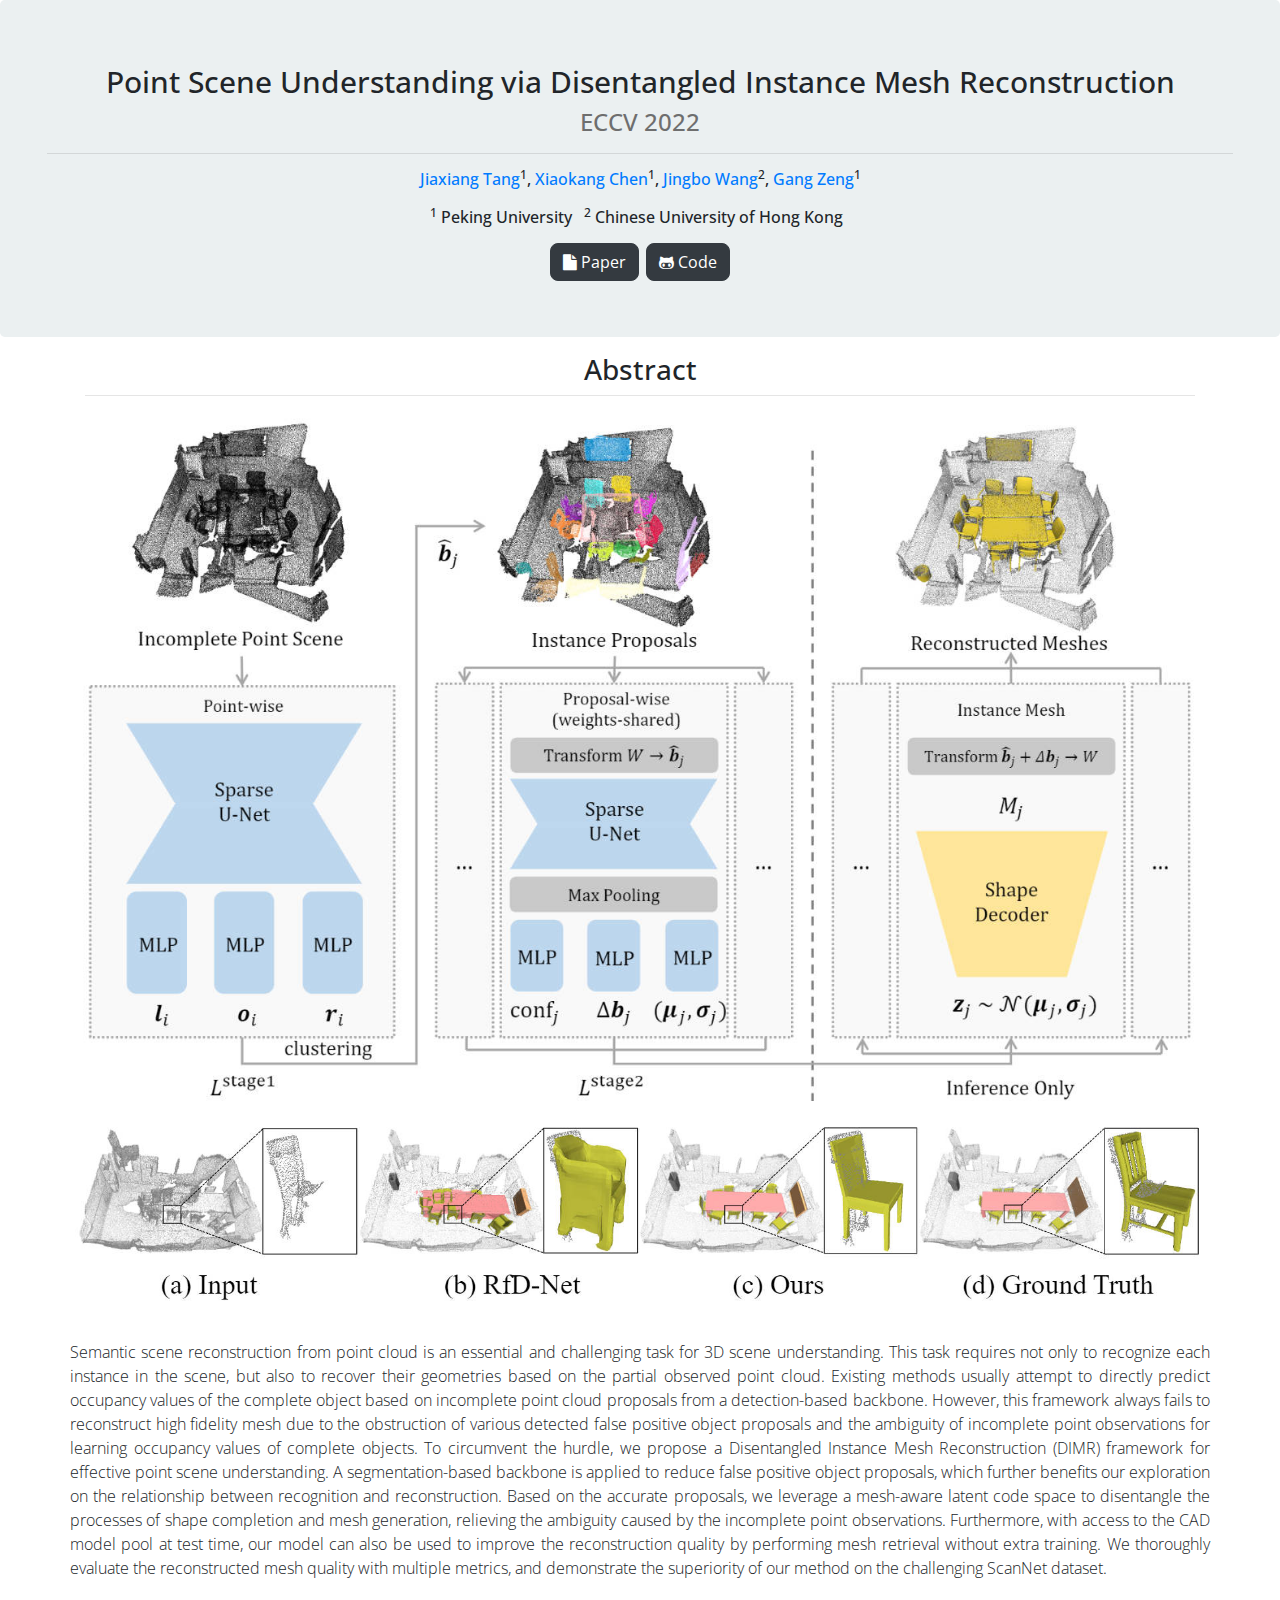
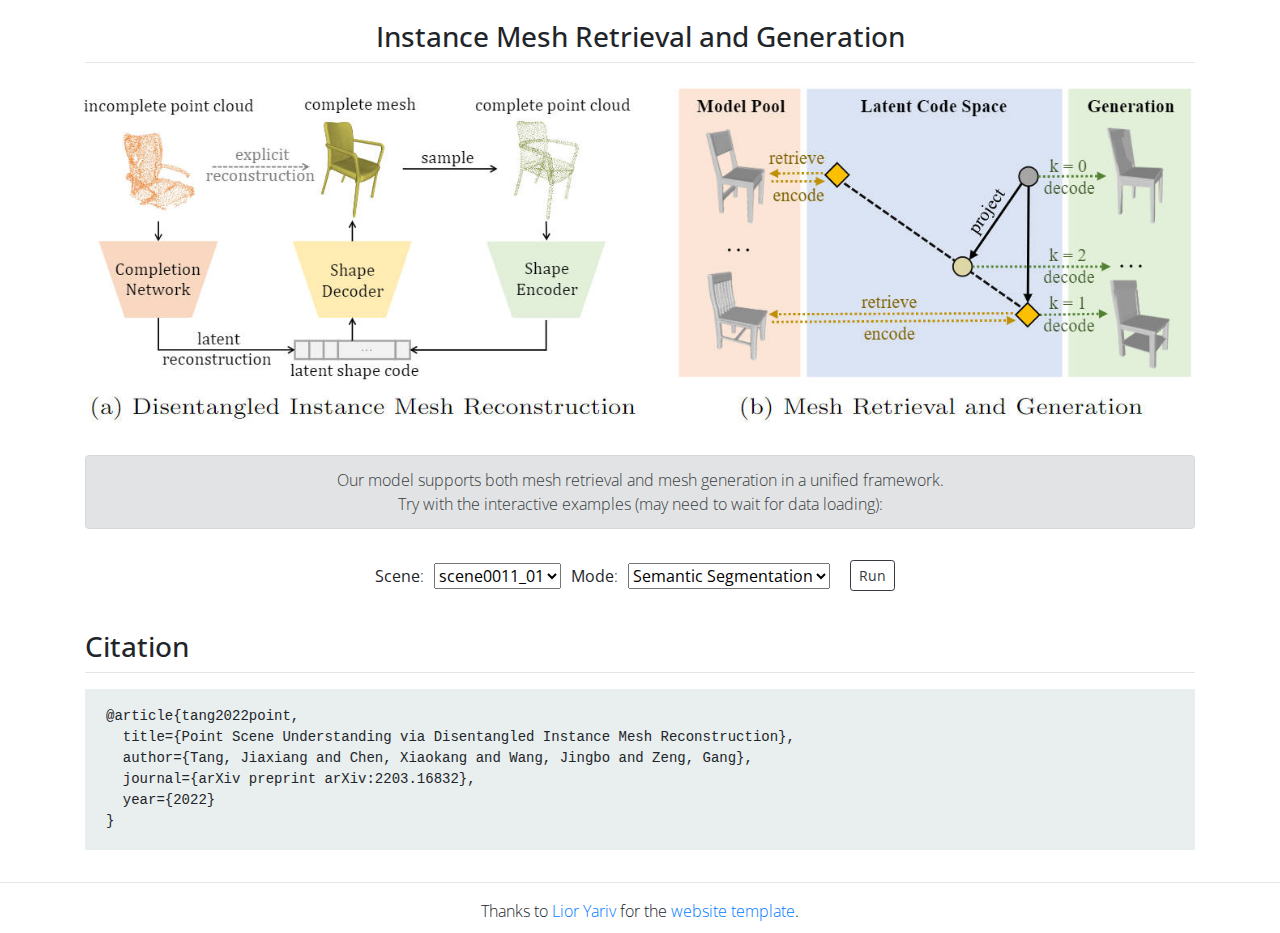
<file: dimr/index.html>
<!DOCTYPE html>
<html lang="en">

<head>
  <meta charset="UTF-8">
  <meta http-equiv="X-UA-Compatible" content="IE=edge">
  <meta name="viewport" content="width=device-width, initial-scale=1">

  <title>
    DIMR
  </title>

  <link rel="icon" href="../images/favicon.ico">

  <!-- bootstrap -->
  <link href="../css/bootstrap-4.4.1.css" rel="stylesheet">
  <!-- icon -->
  <link rel="stylesheet" href="https://cdnjs.cloudflare.com/ajax/libs/font-awesome/4.7.0/css/font-awesome.min.css"> 
  <!-- font -->
  <link href="https://fonts.googleapis.com/css?family=Open+Sans" rel="stylesheet" type="text/css">
  <style>
    body {
      background: rgb(255, 255, 255) no-repeat fixed top left;
      font-family:'Open Sans', sans-serif;
    }
  </style>

</head>

<body>
  <!-- cover -->
  <section>
    <div class="jumbotron text-center mt-0">
      <div class="container-fluid">
        <div class="row">
          <div class="col">
            <!-- paper title -->
            <h2 style="font-size:30px;">
              Point Scene Understanding via Disentangled Instance Mesh Reconstruction
            </h2>
            
            <!-- publication -->
            <h4 style="color:#6e6e6e;"> ECCV 2022 </h4>

            <hr>
            
            <!-- authors -->
            <h6> <a href="https://github.com/ashawkey" target="_blank">Jiaxiang Tang</a><sup>1</sup>, 
                 <a href="https://charlescxk.github.io/" target="_blank">Xiaokang Chen</a><sup>1</sup>, 
                 <a href="http://wangjingbo.top/" target="_blank">Jingbo Wang</a><sup>2</sup>, 
                 <a href="http://www.cis.pku.edu.cn/info/1177/1378.htm" target="_blank">Gang Zeng</a><sup>1</sup>
                 <br>
                 <br>
            <p> <sup>1</sup> Peking University &nbsp;
                <sup>2</sup> Chinese University of Hong Kong &nbsp;
                <br>
            </p>
            
            <!-- links -->
            <div class="row justify-content-center">
              <!-- link to paper -->
              <div class="column">
                <p class="mb-5"><a class="btn btn-large btn-dark" href="https://arxiv.org/abs/2203.16832" role="button" target="_blank">
                <i class="fa fa-file"></i> 
                Paper 
                </a> </p>
              </div>
              <!-- link to code -->
              <div class="column">
                <p class="mb-5"><a class="btn btn-large btn-dark" href="https://github.com/ashawkey/dimr" role="button" target="_blank">
                <i class="fa fa-github-alt"></i> 
                Code 
                </a> </p>
              </div>
            </div>

          </div>
        </div>
      </div>
    </div>
  </section>

  <!-- abstract -->
  <section>
    <div class="container">
      <div class="row">
        <div class="col-12 text-center">
          <h3>Abstract</h3>
            <hr style="margin-top:0px">
            <div class="row justify-content-center" style="align-items:center; display:flex;">
              <div> 
                <img src="images/dimr.jpg" alt="dimr" class="img-responsive" width="100%"/>
              </div>
              <div> 
                <img src="images/teaser.jpg" alt="teaser" class="img-responsive" width="100%"/>
              </div>
            </div>
            <br>
        </div>
          <p class="text-justify">
            Semantic scene reconstruction from point cloud is an essential and challenging task for 3D scene understanding. 
            This task requires not only to recognize each instance in the scene, but also to recover their geometries based on the partial observed point cloud. 
            Existing methods usually attempt to directly predict occupancy values of the complete object based on incomplete point cloud proposals from a detection-based backbone.
            However, this framework always fails to reconstruct high fidelity mesh due to the obstruction of various detected false positive object proposals and the ambiguity of incomplete point observations for learning occupancy values of complete objects. 
            To circumvent the hurdle, we propose a Disentangled Instance Mesh Reconstruction (DIMR) framework for effective point scene understanding.
            A segmentation-based backbone is applied to reduce false positive object proposals, which further benefits our exploration on the relationship between recognition and reconstruction. 
            Based on the accurate proposals, we leverage a mesh-aware latent code space to disentangle the processes of shape completion and mesh generation, relieving the ambiguity caused by the incomplete point observations. 
            Furthermore, with access to the CAD model pool at test time, our model can also be used to improve the reconstruction quality by performing mesh retrieval without extra training.
            We thoroughly evaluate the reconstructed mesh quality with multiple metrics, and demonstrate the superiority of our method on the challenging ScanNet dataset.
          </p>
        </div>
      </div>
    </div>
  </section>
  <br>

  <!-- 3D playground -->
  <section>
    <div class="container">
      <div class="row">
        <div class="col-12 text-center">
            <h3>Instance Mesh Retrieval and Generation</h3>
            <hr style="margin-top:0px">

            <div class="row justify-content-center" style="align-items:center; display:flex;">
              <div> 
                <img src="images/mode.jpg" alt="mode" class="img-responsive" width="100%"/>
              </div>
            </div>

            <br/>

            <div class="alert alert-secondary" role="alert">
              Our model supports both mesh retrieval and mesh generation in a unified framework. 
              <br/>
              Try with the interactive examples (may need to wait for data loading):
            </div>
            
            
            <!-- threejs hook -->
            <div class="row justify-content-center" style="align-items:center; display:flex;"> 
              <div class="flex-container" id="hook"> </div>
            </div>

            <!-- control -->
            <div class="row justify-content-center" style="align-items:center; display:flex; margin:5px;">
              
              <b>Scene</b>: <select class="form-select" onchange="load_input()" id="scene_name" style="margin:10px;">
                <option value="scene0011_01">scene0011_01</option>
                <!-- <option value="scene0423_00">scene0423_00</option> -->
                <option value="scene0030_02">scene0030_02</option>
                <option value="scene0217_00">scene0217_00</option>
                <!-- <option value="scene0690_00">scene0690_00</option> -->
              </select>

              <b>Mode</b>: <select class="form-select" onchange="change_k()" id="mode" style="margin:10px;">
                <option value="sem">Semantic Segmentation</option>
                <option value="inst">Instance Segmentation</option>
                <option value="-1">Retrieval</option>
                <option value="0">Generation</option>
                <!-- <option value="1">Projection</option> -->
              </select>
            
              <input type="button" id="run" onclick="run()" class="btn btn-outline-dark btn-sm" value="Run" style="margin:10px;" /> 

            </div>

            
            <!-- script -->
            <script type="module" src="js/rfs_renderer.js"> </script>

        </div>
      </div>
    </div>
  </section>
  <br>  

  <!-- citing -->
  <div class="container">
    <div class="row ">
      <div class="col-12">
        <h3>Citation</h3>
        <hr style="margin-top:0px">
        <pre style="background-color: #e9eeef;padding: 1.25em 1.5em">
<code>@article{tang2022point,
  title={Point Scene Understanding via Disentangled Instance Mesh Reconstruction},
  author={Tang, Jiaxiang and Chen, Xiaokang and Wang, Jingbo and Zeng, Gang},
  journal={arXiv preprint arXiv:2203.16832},
  year={2022}
}</code></pre>
      </div>
    </div>
  </div>

  <!-- ack -->
  <!-- <div class="container">
    <div class="row ">
      <div class="col-12">
          <h3>Acknowledgements</h3>
          <hr style="margin-top:0px">
          <p class="text-justify">
            We would like to specially thank...
          </p>
      </div>
    </div>
  </div> -->

  <!-- rec -->
  <!-- <div class="container">
    <div class="row ">
      <div class="col-12">
          <h3>Recommendations to other works from our group</h3>
          <hr style="margin-top:0px">
          <p class="text-justify">
            Welcome to checkout ...
          </p>
      </div>
    </div>
  </div> -->


  <footer class="text-center" style="margin-bottom:10px; font-size: medium;">
      <hr>
      Thanks to <a href="https://lioryariv.github.io/" target="_blank">Lior Yariv</a> for the <a href="https://lioryariv.github.io/idr/" target="_blank">website template</a>.
  </footer>

  <!-- <script>
    MathJax = {
      tex: {inlineMath: [['$', '$'], ['\\(', '\\)']]}
    };
  </script>
  <script id="MathJax-script" async src="https://cdn.jsdelivr.net/npm/mathjax@3/es5/tex-chtml.js"></script> -->

</body>
</html>
</file>
